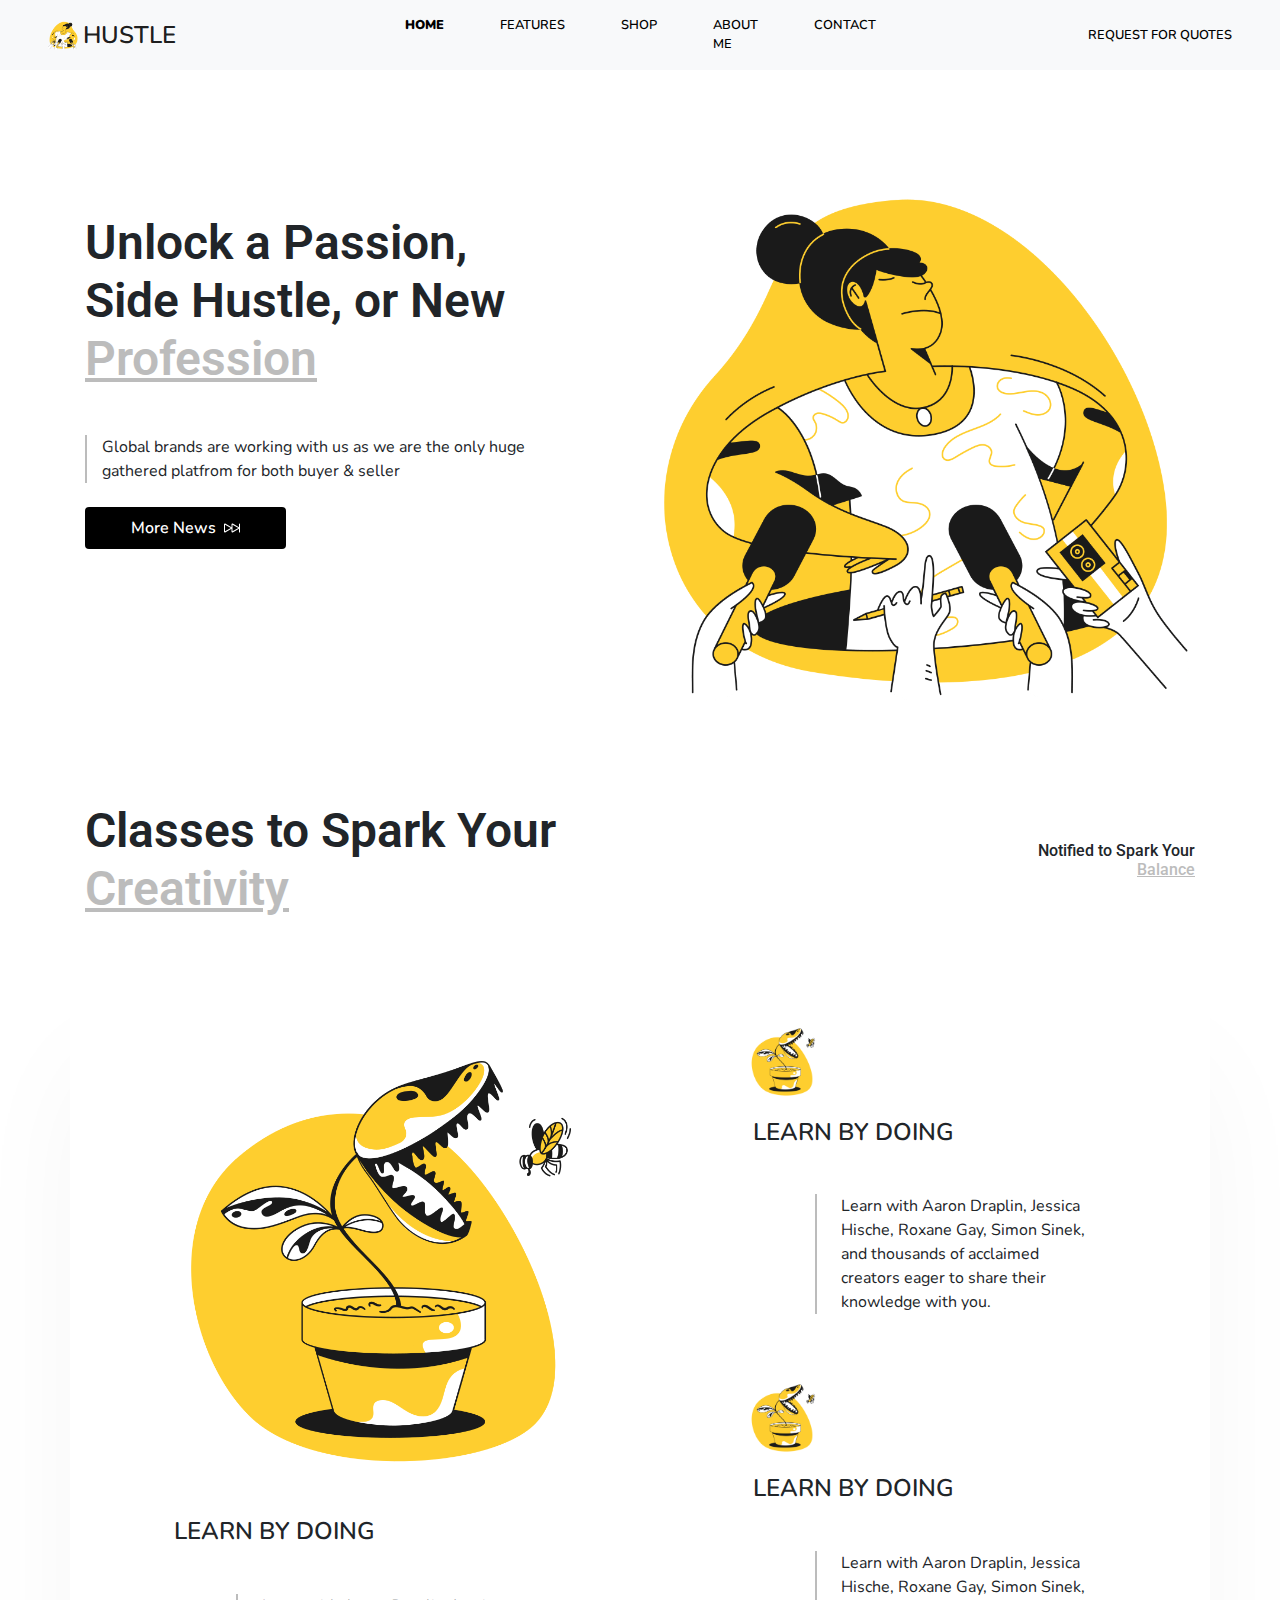
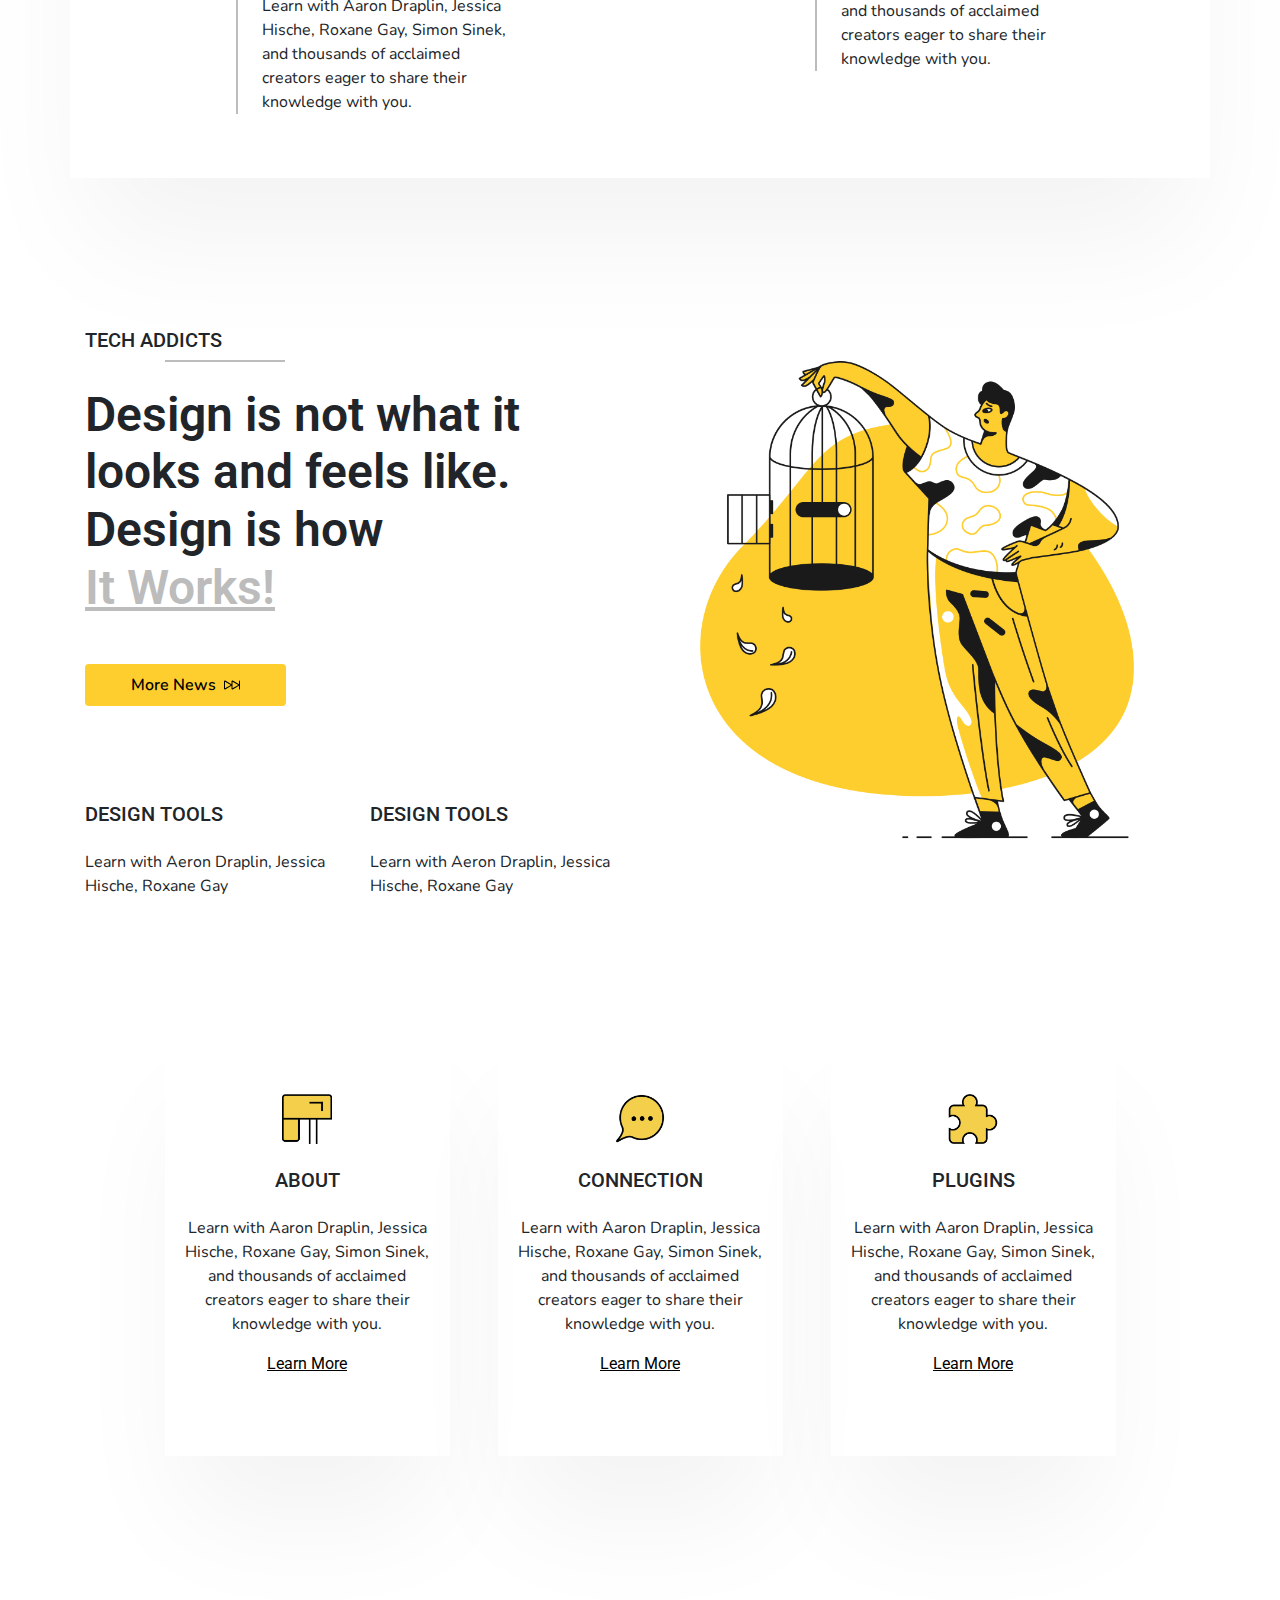
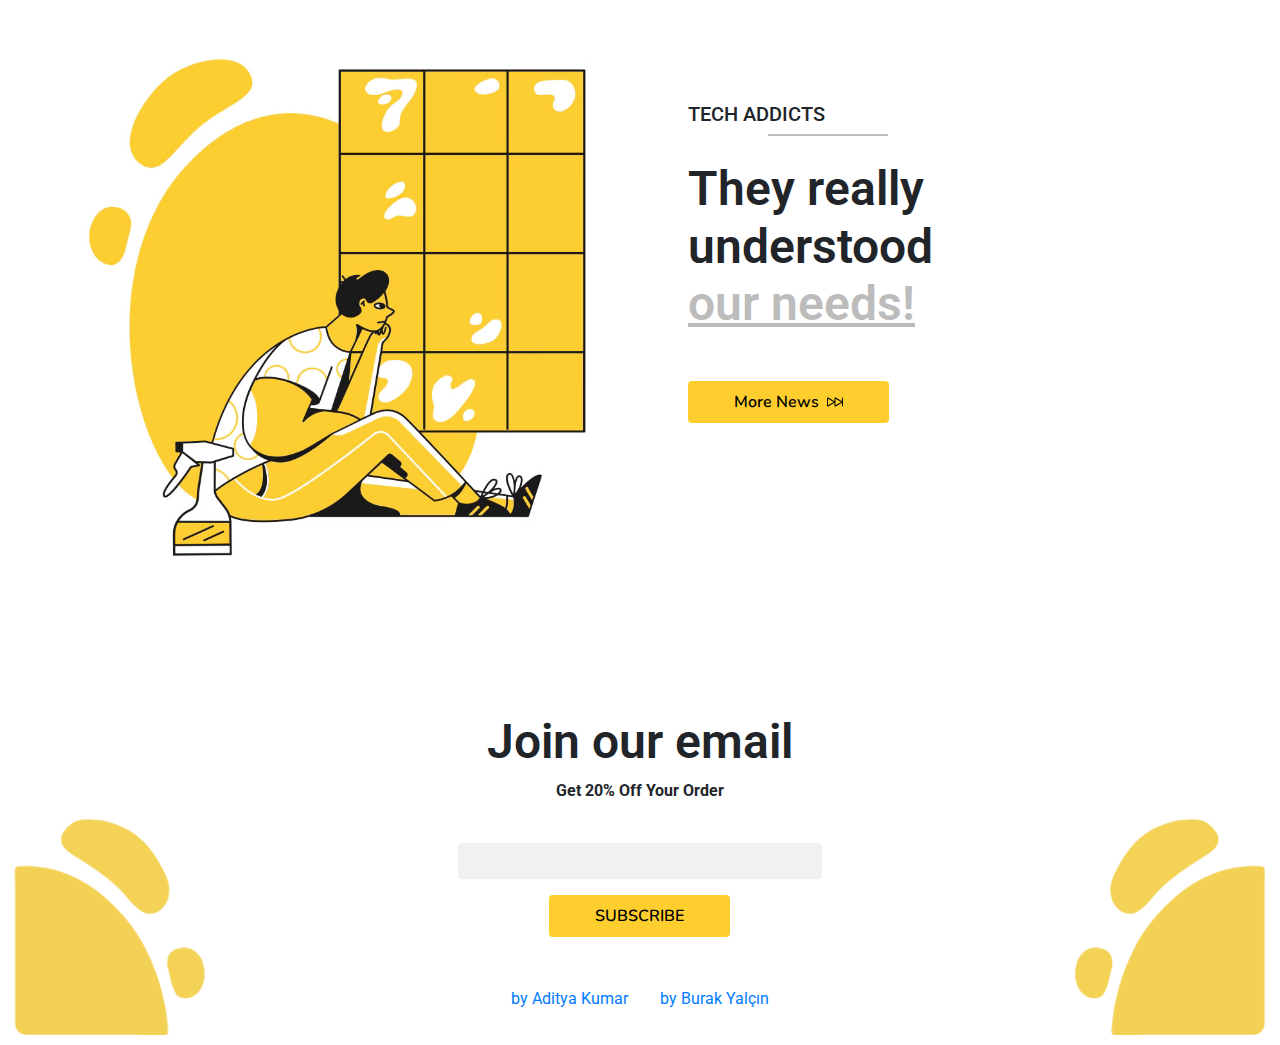
<file: index.html>
<!DOCTYPE html>
<html lang="en">
	<head>
		<!-- Required meta tags -->
		<meta charset="utf-8" />
		<meta
			name="viewport"
			content="width=device-width, initial-scale=1, shrink-to-fit=no"
		/>

		<!-- Bootstrap CSS -->
		<link
			rel="stylesheet"
			href="https://maxcdn.bootstrapcdn.com/bootstrap/4.0.0/css/bootstrap.min.css"
			integrity="sha384-Gn5384xqQ1aoWXA+058RXPxPg6fy4IWvTNh0E263XmFcJlSAwiGgFAW/dAiS6JXm"
			crossorigin="anonymous"
		/>

		<!-- Custom CSS -->
		<link rel="stylesheet" href="styles.css" />

		<!-- Google Fonts -->
		<link rel="preconnect" href="https://fonts.gstatic.com" />
		<link
			href="https://fonts.googleapis.com/css2?family=Nunito:wght@200;600;900&display=swap"
			rel="stylesheet"
		/>
		<link rel="preconnect" href="https://fonts.gstatic.com" />
		<link
			href="https://fonts.googleapis.com/css2?family=Roboto:wght@500;600&display=swap"
			rel="stylesheet"
		/>
		<!-- Font Awesome -->

		<link
			rel="stylesheet"
			href="https://cdnjs.cloudflare.com/ajax/libs/font-awesome/5.15.1/css/all.min.css"
			integrity="sha512-+4zCK9k+qNFUR5X+cKL9EIR+ZOhtIloNl9GIKS57V1MyNsYpYcUrUeQc9vNfzsWfV28IaLL3i96P9sdNyeRssA=="
			crossorigin="anonymous"
		/>

		<title>Hustle</title>
	</head>
	<body>
		<!-- Navbar starts -->
		<nav class="navbar navbar-expand-md navbar-light bg-light px-5">
			<a class="navbar-brand brand-text" href="#"
				><img src="./img/taxi-3.png" class="logo-img" />HUSTLE</a
			>
			<button
				class="navbar-toggler"
				type="button"
				data-toggle="collapse"
				data-target="#navbarSupportedContent"
				aria-controls="navbarSupportedContent"
				aria-expanded="false"
				aria-label="Toggle navigation"
			>
				<span class="navbar-toggler-icon"></span>
			</button>

			<div class="collapse navbar-collapse" id="navbarSupportedContent">
				<div class="container d-flex justify-content-center col-6">
					<ul class="navbar-nav header-text">
						<li class="nav-item active">
							<a class="nav-link" href="#"><b>HOME </b></a>
						</li>
						<li class="nav-item">
							<a class="nav-link" href="#">FEATURES</a>
						</li>
						<li class="nav-item">
							<a class="nav-link" href="./shop.html">SHOP</a>
						</li>
						<li class="nav-item">
							<a class="nav-link" href="#">ABOUT ME</a>
						</li>
						<li class="nav-item">
							<a class="nav-link" href="#">CONTACT</a>
						</li>
					</ul>
				</div>
				<div class="d-flex justify-content-center justify-content-sm-right">
					<a class="header-text" href="#">REQUEST FOR QUOTES</a>
				</div>
			</div>
		</nav>

		<!-- Navbar ends -->
		<!-- Main container starts -->
		<div class="container pt-5">
			<!-- section1 starts -->
			<div class="row">
				<div class="col-lg-6 col-12 pt-5 mt-5">
					<h1 class="text-lg-left text-md-center text-left">
						Unlock a Passion,<br />
						Side Hustle, or New <br />
						<span class="underlined-muted-text">Profession</span>
					</h1>
					<div class="detail-text-box">
						<p class="detail-text mt-5">
							Global brands are working with us as we are the only huge <br />
							gathered platfrom for both buyer & seller
						</p>
					</div>

					<button
						type="button"
						class="btn btn-black mt-4 d-flex align-items-center"
					>
						<span class="mr-2">More News</span>
						<svg
							width="1em"
							height="1em"
							viewBox="0 0 16 16"
							class="bi bi-skip-forward"
							fill="currentColor"
							xmlns="http://www.w3.org/2000/svg"
						>
							<path
								fill-rule="evenodd"
								d="M15.5 3.5a.5.5 0 0 1 .5.5v8a.5.5 0 0 1-1 0V8.752l-6.267 3.636c-.52.302-1.233-.043-1.233-.696v-2.94l-6.267 3.636C.713 12.69 0 12.345 0 11.692V4.308c0-.653.713-.998 1.233-.696L7.5 7.248v-2.94c0-.653.713-.998 1.233-.696L15 7.248V4a.5.5 0 0 1 .5-.5zM1 4.633v6.734L6.804 8 1 4.633zm7.5 0v6.734L14.304 8 8.5 4.633z"
							/>
						</svg>
					</button>
				</div>
				<div class="col-lg-6 col12 mt-0 mt-md-5 order-lg-last order-first">
					<img src="./img/taxi-3.png" class="img-fluid" />
				</div>
			</div>

			<!-- section2 starts -->
			<div class="row mt-5 pt-5">
				<div class="col-lg-6 col-12 text-lg-left text-md-center text-left">
					<h1>
						Classes to Spark Your
						<span class="underlined-muted-text">Creativity</span>
					</h1>
				</div>
				<div
					class="col-lg-6 col-12 d-flex align-items-center justify-content-lg-end justify-content-center mt-lg-0 mt-5"
				>
					<h6 class="text-right">
						Notified to Spark Your <br />
						<span class="underlined-muted-text">Balance</span>
					</h6>
				</div>
			</div>

			<!-- section3 starts -->
			<div class="row mt-5 pt-5 pl-lg-5 pl-2 card-box pb-5">
				<div class="col-lg-6 col-12 px-lg-5 px-0">
					<div class="row">
						<img src="./img/taxi-sign-in.png" class="img-plant" />
					</div>
					<div class="row">
						<div class="container">
							<h4 class="ml-2 mt-3">LEARN BY DOING</h4>
							<p class="detail-text detail-text-box description-text pl-4 mt-5">
								Learn with Aaron Draplin, Jessica<br />
								Hische, Roxane Gay, Simon Sinek,<br />
								and thousands of acclaimed <br />
								creators eager to share their<br />
								knowledge with you.
							</p>
						</div>
					</div>
				</div>
				<div class="col-lg-6 col-md-12 mt-lg-0 mt-5 px-lg-5 px-0">
					<div class="row">
						<div class="container pl-5">
							<img src="./img/taxi-sign-in.png" class="img-plant-small" />
						</div>
						<div class="container pl-5">
							<h4 class="ml-2 mt-3">LEARN BY DOING</h4>
							<p class="detail-text detail-text-box description-text pl-4 mt-5">
								Learn with Aaron Draplin, Jessica<br />
								Hische, Roxane Gay, Simon Sinek,<br />
								and thousands of acclaimed <br />
								creators eager to share their<br />
								knowledge with you.
							</p>
						</div>
					</div>
					<div class="row mt-5">
						<div class="container pl-5">
							<img src="./img/taxi-sign-in.png" class="img-plant-small" />
						</div>
						<div class="container pl-5">
							<h4 class="ml-2 mt-3">LEARN BY DOING</h4>
							<p class="detail-text detail-text-box description-text pl-4 mt-5">
								Learn with Aaron Draplin, Jessica<br />
								Hische, Roxane Gay, Simon Sinek,<br />
								and thousands of acclaimed <br />
								creators eager to share their<br />
								knowledge with you.
							</p>
						</div>
					</div>
				</div>
			</div>
			<!-- section4 starts -->
			<div class="row tech-addict">
				<div class="col-lg-6 col-12">
					<h5>TECH ADDICTS</h5>
					<div class="underline"></div>
					<h1 class="mt-4">
						Design is not what it looks and feels like. Design is how
						<br /><span class="underlined-muted-text">It Works!</span>
					</h1>

					<button
						type="button"
						class="btn btn-yellow d-flex align-items-center my-5"
					>
						<span class="mr-2">More News</span>
						<svg
							width="1em"
							height="1em"
							viewBox="0 0 16 16"
							class="bi bi-skip-forward"
							fill="currentColor"
							xmlns="http://www.w3.org/2000/svg"
						>
							<path
								fill-rule="evenodd"
								d="M15.5 3.5a.5.5 0 0 1 .5.5v8a.5.5 0 0 1-1 0V8.752l-6.267 3.636c-.52.302-1.233-.043-1.233-.696v-2.94l-6.267 3.636C.713 12.69 0 12.345 0 11.692V4.308c0-.653.713-.998 1.233-.696L7.5 7.248v-2.94c0-.653.713-.998 1.233-.696L15 7.248V4a.5.5 0 0 1 .5-.5zM1 4.633v6.734L6.804 8 1 4.633zm7.5 0v6.734L14.304 8 8.5 4.633z"
							/>
						</svg>
					</button>

					<div class="row">
						<div class="col-lg-6 col-12 mt-5 text-lg-left text-center">
							<h5>DESIGN TOOLS</h5>
							<p class="detail-text mt-4">
								Learn with Aeron Draplin, Jessica <br />
								Hische, Roxane Gay
							</p>
						</div>

						<div class="col-lg-6 col-12 mt-5 text-lg-left text-center">
							<h5>DESIGN TOOLS</h5>
							<p class="detail-text mt-4">
								Learn with Aeron Draplin, Jessica <br />
								Hische, Roxane Gay
							</p>
						</div>
					</div>
				</div>
				<div class="col-12 col-md-6 order-lg-last order-first">
					<img src="./img/taxi-page-not-found.png" class="img-fluid" />
				</div>
			</div>
			<!-- section5 starts -->

			<div class="row text-center d-flex justify-content-center">
				<div class="col-12 col-lg-3 card-box-mini mx-4">
					<img class="icon-img" src="./img/icons/icos-02.png" />
					<h5 class="my-4">ABOUT</h5>
					<p class="detail-text">
						Learn with Aaron Draplin, Jessica<br />
						Hische, Roxane Gay, Simon Sinek,<br />
						and thousands of acclaimed <br />
						creators eager to share their<br />
						knowledge with you.
					</p>
					<a class="link" href="#">Learn More</a>
				</div>
				<div class="col-12 col-lg-3 card-box-mini mx-lg-4 mx-5">
					<img class="icon-img" src="./img/icons/icos-03.png" />
					<h5 class="my-4">CONNECTION</h5>
					<p class="detail-text">
						Learn with Aaron Draplin, Jessica<br />
						Hische, Roxane Gay, Simon Sinek,<br />
						and thousands of acclaimed <br />
						creators eager to share their<br />
						knowledge with you.
					</p>
					<a class="link" href="#">Learn More</a>
				</div>
				<div class="col-12 col-lg-3 card-box-mini mx-4">
					<img class="icon-img" src="./img/icons/icos-04.png" />
					<h5 class="my-4">PLUGINS</h5>
					<p class="detail-text">
						Learn with Aaron Draplin, Jessica<br />
						Hische, Roxane Gay, Simon Sinek,<br />
						and thousands of acclaimed <br />
						creators eager to share their<br />
						knowledge with you.
					</p>
					<a class="link" href="#">Learn More</a>
				</div>
			</div>
			<!-- section6 starts -->
			<div class="row tech-addict pt-5">
				<div class="col-lg-6 col12 pr-5">
					<img src="./img/taxi-isolated.jpeg" class="img-fluid bg-success" />
				</div>
				<div class="col-6 pt-5 pl-5">
					<h5>TECH ADDICTS</h5>
					<div class="underline"></div>
					<h1 class="mt-4">
						They really<br />
						understood<br /><span class="underlined-muted-text"
							>our needs!</span
						>
					</h1>

					<button
						type="button"
						class="btn btn-yellow d-flex align-items-center my-5"
					>
						<span class="mr-2">More News</span>
						<svg
							width="1em"
							height="1em"
							viewBox="0 0 16 16"
							class="bi bi-skip-forward"
							fill="currentColor"
							xmlns="http://www.w3.org/2000/svg"
						>
							<path
								fill-rule="evenodd"
								d="M15.5 3.5a.5.5 0 0 1 .5.5v8a.5.5 0 0 1-1 0V8.752l-6.267 3.636c-.52.302-1.233-.043-1.233-.696v-2.94l-6.267 3.636C.713 12.69 0 12.345 0 11.692V4.308c0-.653.713-.998 1.233-.696L7.5 7.248v-2.94c0-.653.713-.998 1.233-.696L15 7.248V4a.5.5 0 0 1 .5-.5zM1 4.633v6.734L6.804 8 1 4.633zm7.5 0v6.734L14.304 8 8.5 4.633z"
							/>
						</svg>
					</button>
				</div>
			</div>
		</div>
		<!-- Main container ends -->

		<!-- Footer container starts -->
		<div class="container newsletter text-center">
			<div class="row d-flex justify-content-center">
				<h1>Join our email</h1>
			</div>
			<div class="row"></div>
			<p><b>Get 20% Off Your Order</b></p>
		</div>
		<div class="row footer">
			<div class="col-lg-4 col-12 left-corner-img d-flex justify-content-end">
				<img class="d-none d-lg-block" src="./img/taxi-corner.png" />
			</div>
			<div class="col-lg-4 col-12">
				<div class="row d-flex justify-content-center mt-4 mx-3">
					<input
						class="form-control newsletter-form"
						type="text"
						placeholder=""
					/>
				</div>
				<div class="row d-flex justify-content-center mt-3">
					<button type="button" class="btn btn-yellow">SUBSCRIBE</button>
				</div>
				<div class="row d-flex justify-content-center mt-3 mb-lg-0 mb-5">
					<i class="fab fa-facebook-f mx-3"></i
					><i class="fab fa-twitter mx-3"></i
					><i class="fab fa-instagram mx-3"></i
					><i class="fab fa-linkedin-in mx-3"></i>
				</div>

				<div
					class="container mx-auto row justify-content-center text-muted"
					style="
						z-index: 1;
						margin-top: 30px;
						margin-left: 0px;
						padding-bottom: 20px;
					"
				>
					<a
						href="https://dribbble.com/shots/12063590-Flight-Booking"
						class="footer-credit-text footer-credit-box py-1 px-3"
						><i class="fas fa-drafting-compass"> </i> by Aditya Kumar </a
					><a
						href="https://www.github.com/burak-yalcin"
						class="footer-credit-text footer-credit-box py-1 px-3"
						><i class="fas fa-code"> </i> by Burak Yalçın</a
					>
				</div>
			</div>
			<div class="col-4 d-flex justify-content-end">
				<img class="d-none d-lg-block" src="./img/taxi-corner.png" />
			</div>
		</div>

		<!-- Footer container ends -->

		<!-- Optional JavaScript -->
		<!-- jQuery first, then Popper.js, then Bootstrap JS -->
		<script
			src="https://code.jquery.com/jquery-3.2.1.slim.min.js"
			integrity="sha384-KJ3o2DKtIkvYIK3UENzmM7KCkRr/rE9/Qpg6aAZGJwFDMVNA/GpGFF93hXpG5KkN"
			crossorigin="anonymous"
		></script>
		<script
			src="https://cdnjs.cloudflare.com/ajax/libs/popper.js/1.12.9/umd/popper.min.js"
			integrity="sha384-ApNbgh9B+Y1QKtv3Rn7W3mgPxhU9K/ScQsAP7hUibX39j7fakFPskvXusvfa0b4Q"
			crossorigin="anonymous"
		></script>
		<script
			src="https://maxcdn.bootstrapcdn.com/bootstrap/4.0.0/js/bootstrap.min.js"
			integrity="sha384-JZR6Spejh4U02d8jOt6vLEHfe/JQGiRRSQQxSfFWpi1MquVdAyjUar5+76PVCmYl"
			crossorigin="anonymous"
		></script>
	</body>
</html>
</file>
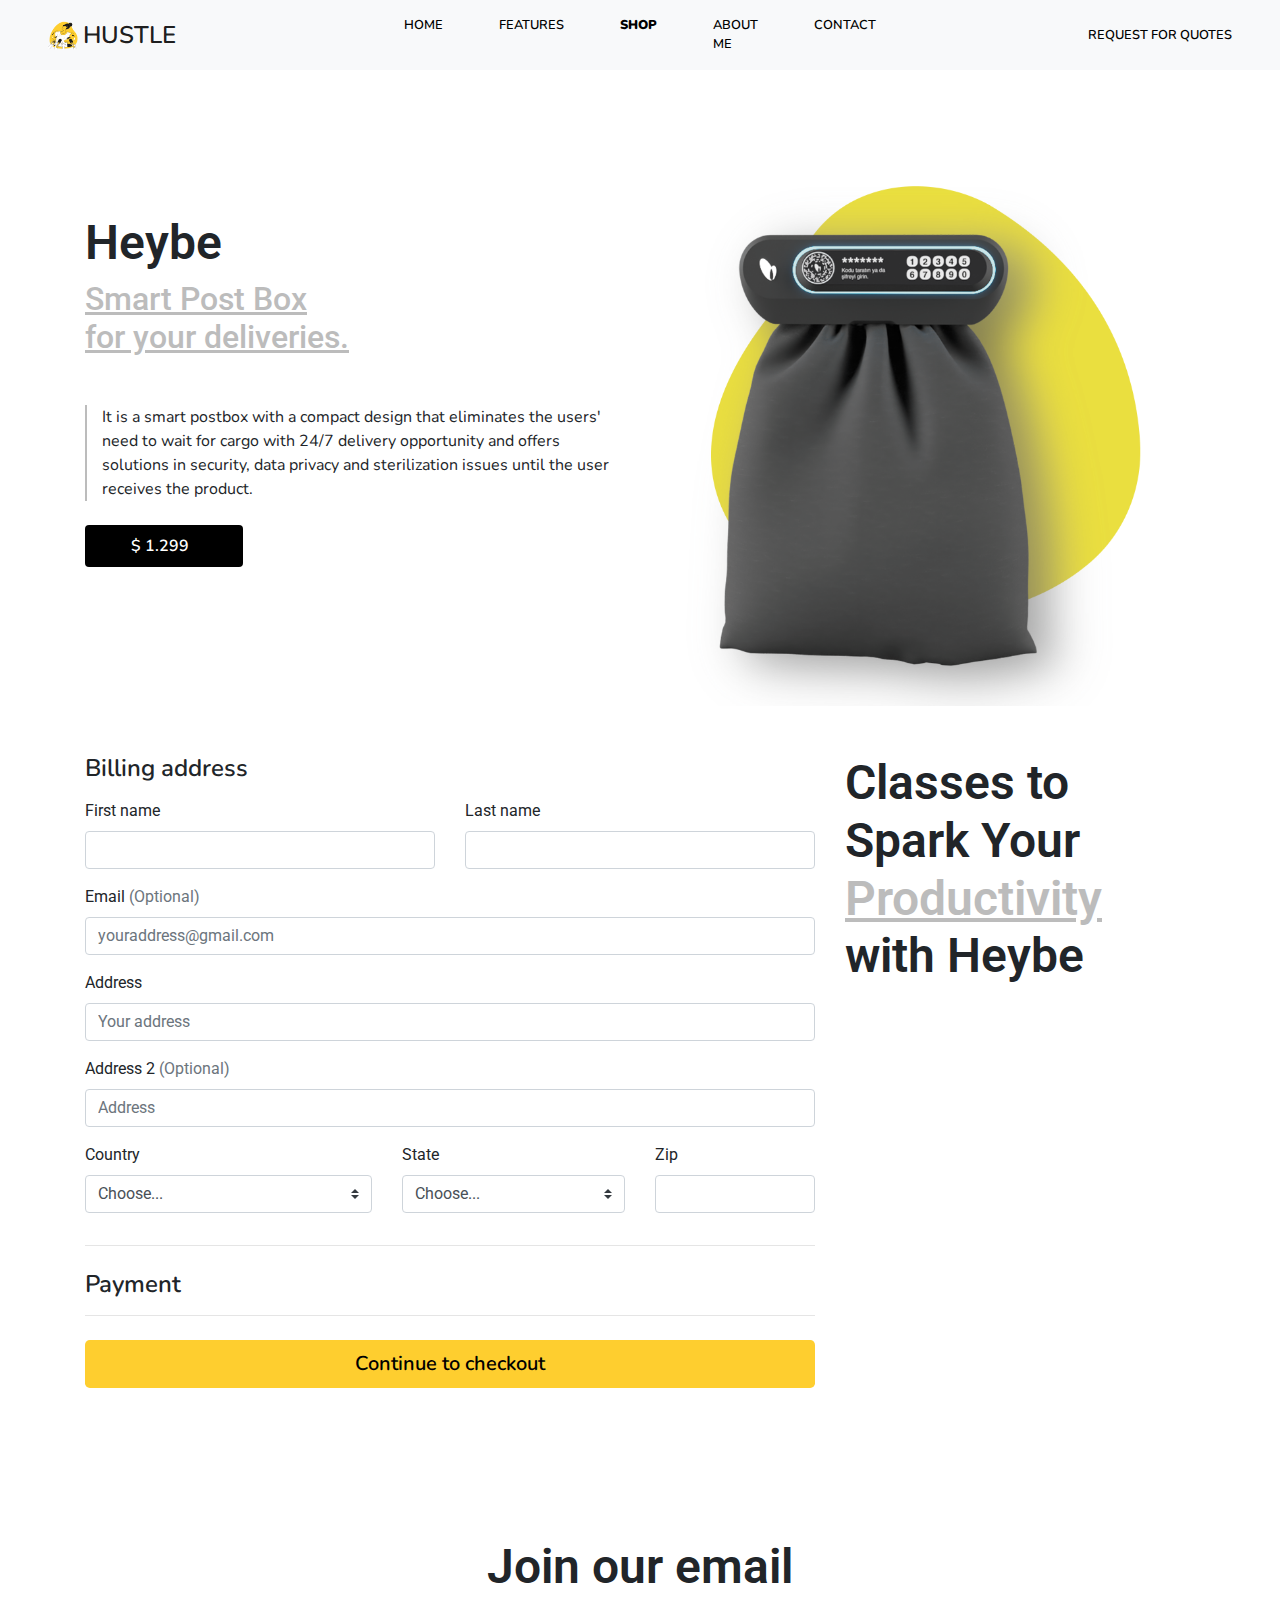
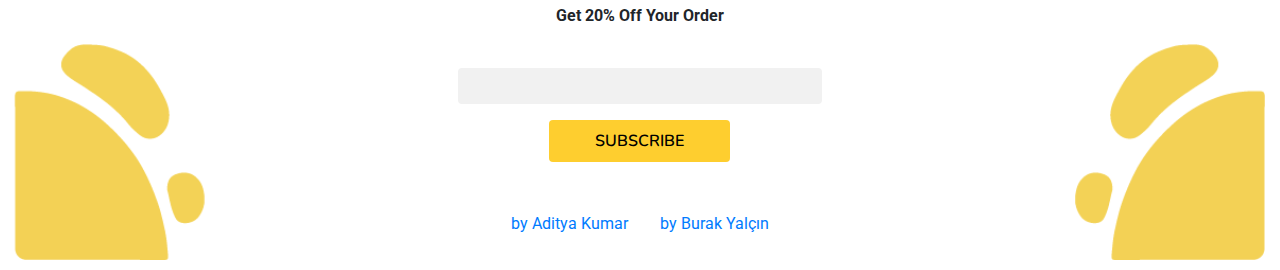
<file: shop.html>
<!DOCTYPE html>
<html lang="en">
	<head>
		<!-- Required meta tags -->
		<meta charset="utf-8" />
		<meta
			name="viewport"
			content="width=device-width, initial-scale=1, shrink-to-fit=no"
		/>

		<!-- Bootstrap CSS -->
		<link
			rel="stylesheet"
			href="https://maxcdn.bootstrapcdn.com/bootstrap/4.0.0/css/bootstrap.min.css"
			integrity="sha384-Gn5384xqQ1aoWXA+058RXPxPg6fy4IWvTNh0E263XmFcJlSAwiGgFAW/dAiS6JXm"
			crossorigin="anonymous"
		/>

		<!-- Custom CSS -->
		<link rel="stylesheet" href="styles.css" />

		<!-- Google Fonts -->
		<link rel="preconnect" href="https://fonts.gstatic.com" />
		<link
			href="https://fonts.googleapis.com/css2?family=Nunito:wght@200;600;900&display=swap"
			rel="stylesheet"
		/>
		<link rel="preconnect" href="https://fonts.gstatic.com" />
		<link
			href="https://fonts.googleapis.com/css2?family=Roboto:wght@500;600&display=swap"
			rel="stylesheet"
		/>
		<!-- Font Awesome -->

		<link
			rel="stylesheet"
			href="https://cdnjs.cloudflare.com/ajax/libs/font-awesome/5.15.1/css/all.min.css"
			integrity="sha512-+4zCK9k+qNFUR5X+cKL9EIR+ZOhtIloNl9GIKS57V1MyNsYpYcUrUeQc9vNfzsWfV28IaLL3i96P9sdNyeRssA=="
			crossorigin="anonymous"
		/>

		<title>Hustle</title>
	</head>
	<body>
		<!-- Navbar starts -->
		<nav class="navbar navbar-expand-md navbar-light bg-light px-5">
			<a class="navbar-brand brand-text" href="./index.html"
				><img src="./img/taxi-3.png" class="logo-img" />HUSTLE</a
			>
			<button
				class="navbar-toggler"
				type="button"
				data-toggle="collapse"
				data-target="#navbarSupportedContent"
				aria-controls="navbarSupportedContent"
				aria-expanded="false"
				aria-label="Toggle navigation"
			>
				<span class="navbar-toggler-icon"></span>
			</button>

			<div class="collapse navbar-collapse" id="navbarSupportedContent">
				<div class="container d-flex justify-content-center col-6">
					<ul class="navbar-nav header-text">
						<li class="nav-item active">
							<a class="nav-link" href="./index.html">HOME </a>
						</li>
						<li class="nav-item">
							<a class="nav-link" href="#">FEATURES</a>
						</li>
						<li class="nav-item">
							<a class="nav-link active" href="#"><b>SHOP</b></a>
						</li>
						<li class="nav-item">
							<a class="nav-link" href="#">ABOUT ME</a>
						</li>
						<li class="nav-item">
							<a class="nav-link" href="#">CONTACT</a>
						</li>
					</ul>
				</div>
				<div class="d-flex justify-content-center justify-content-sm-right">
					<a class="header-text" href="#">REQUEST FOR QUOTES</a>
				</div>
			</div>
		</nav>
		<!-- Navbar ends -->

		<!-- Main container starts -->

		<!-- Product section starts -->

		<div class="container pt-5">
			<div class="row">
				<div class="col-lg-6 col-12 pt-5 mt-5">
					<h1 class="text-lg-left">Heybe <br /></h1>
					<h2>
						<span class="underlined-muted-text"
							>Smart Post Box<br />for your deliveries.</span
						>
					</h2>
					<div class="detail-text-box">
						<p class="detail-text mt-5">
							It is a smart postbox with a compact design that eliminates the
							users' need to wait for cargo with 24/7 delivery opportunity and
							offers solutions in security, data privacy and sterilization
							issues until the user receives the product.
						</p>
					</div>

					<button
						type="button"
						class="btn btn-black mt-4 d-flex align-items-center"
					>
						<span class="mr-2">$ 1.299</span>
					</button>
				</div>
				<div class="col-lg-6 col12 mt-0 mt-md-5 order-lg-last order-first">
					<img src="./img/heybe-hustle.png" class="img-fluid" />
				</div>
			</div>

			<!-- Payment Section starts -->

			<div class="row">
				<div class="col-md-4 order-md-2 mb-4 mt-5">
					<h1>
						Classes to Spark Your
						<span class="underlined-muted-text">Productivity</span> with Heybe
					</h1>
				</div>

				<!-- Payment Address Form starts -->

				<div class="col-md-8 col-12">
					<h4 class="mb-3 mt-5">Billing address</h4>
					<form novalidate>
						<div class="row">
							<div class="col-md-6 mb-3">
								<label for="firstName">First name</label>
								<input type="text" class="form-control" required />
							</div>
							<div class="col-md-6 mb-3">
								<label for="lastName">Last name</label>
								<input type="text" class="form-control" required />
							</div>
						</div>

						<div class="mb-3">
							<label for="email"
								>Email <span class="text-muted">(Optional)</span></label
							>
							<input
								type="email"
								class="form-control"
								placeholder="youraddress@gmail.com"
							/>
						</div>

						<div class="mb-3">
							<label for="address">Address</label>
							<input
								type="text"
								class="form-control"
								placeholder="Your address"
								required
							/>
						</div>

						<div class="mb-3">
							<label for="address2"
								>Address 2 <span class="text-muted">(Optional)</span></label
							>
							<input type="text" class="form-control" placeholder="Address" />
						</div>

						<div class="row">
							<div class="col-md-5 mb-3">
								<label for="country">Country</label>
								<select class="custom-select d-block w-100" required>
									<option value="">Choose...</option>
									<option>Turkey</option>
									<option>United States</option>
								</select>
							</div>
							<div class="col-md-4 mb-3">
								<label for="state">State</label>
								<select class="custom-select d-block w-100" required>
									<option value="">Choose...</option>
									<option>Mersin</option>
									<option>Erzurum</option>
									<option>California</option>
								</select>
							</div>
							<div class="col-md-3 mb-3">
								<label for="zip">Zip</label>
								<input type="text" class="form-control" required />
							</div>
						</div>
						<hr class="mb-4" />

						<h4 class="mb-3">Payment</h4>

						<hr class="mb-4" />
						<a href="./index.html">
							<button class="btn btn-yellow btn-lg btn-block" type="submit">
								Continue to checkout
							</button></a
						>
					</form>
				</div>
			</div>
		</div>
		<!-- Payment Address Form ends -->

		<!-- Main container ends -->

		<!-- Footer container starts -->

		<div class="container newsletter text-center">
			<div class="row d-flex justify-content-center">
				<h1>Join our email</h1>
			</div>
			<div class="row"></div>
			<p><b>Get 20% Off Your Order</b></p>
		</div>
		<div class="row footer">
			<div class="col-lg-4 col-12 left-corner-img d-flex justify-content-end">
				<img class="d-none d-lg-block" src="./img/taxi-corner.png" />
			</div>
			<div class="col-lg-4 col-12">
				<div class="row d-flex justify-content-center mt-4 mx-3">
					<input
						class="form-control newsletter-form"
						type="text"
						placeholder=""
					/>
				</div>
				<div class="row d-flex justify-content-center mt-3">
					<button type="button" class="btn btn-yellow">SUBSCRIBE</button>
				</div>
				<div class="row d-flex justify-content-center mt-3 mb-lg-0 mb-5">
					<i class="fab fa-facebook-f mx-3"></i
					><i class="fab fa-twitter mx-3"></i
					><i class="fab fa-instagram mx-3"></i
					><i class="fab fa-linkedin-in mx-3"></i>
				</div>

				<div
					class="container mx-auto row justify-content-center text-muted"
					style="
						z-index: 1;
						margin-top: 30px;
						margin-left: 0px;
						padding-bottom: 20px;
					"
				>
					<a
						href="https://dribbble.com/shots/12063590-Flight-Booking"
						class="footer-credit-text footer-credit-box py-1 px-3"
						><i class="fas fa-drafting-compass"> </i> by Aditya Kumar </a
					><a
						href="https://www.github.com/burak-yalcin"
						class="footer-credit-text footer-credit-box py-1 px-3"
						><i class="fas fa-code"> </i> by Burak Yalçın</a
					>
				</div>
			</div>
			<div class="col-4 d-flex justify-content-end">
				<img class="d-none d-lg-block" src="./img/taxi-corner.png" />
			</div>
		</div>

		<!-- Optional JavaScript -->
		<!-- jQuery first, then Popper.js, then Bootstrap JS -->
		<script
			src="https://code.jquery.com/jquery-3.2.1.slim.min.js"
			integrity="sha384-KJ3o2DKtIkvYIK3UENzmM7KCkRr/rE9/Qpg6aAZGJwFDMVNA/GpGFF93hXpG5KkN"
			crossorigin="anonymous"
		></script>
		<script
			src="https://cdnjs.cloudflare.com/ajax/libs/popper.js/1.12.9/umd/popper.min.js"
			integrity="sha384-ApNbgh9B+Y1QKtv3Rn7W3mgPxhU9K/ScQsAP7hUibX39j7fakFPskvXusvfa0b4Q"
			crossorigin="anonymous"
		></script>
		<script
			src="https://maxcdn.bootstrapcdn.com/bootstrap/4.0.0/js/bootstrap.min.js"
			integrity="sha384-JZR6Spejh4U02d8jOt6vLEHfe/JQGiRRSQQxSfFWpi1MquVdAyjUar5+76PVCmYl"
			crossorigin="anonymous"
		></script>
	</body>
</html>
</file>
<file: styles.css>
body {
	font-family: "Roboto", sans-serif;
}

h1 {
	font-size: 3rem;
	font-weight: 600;
}

h4 {
	font-family: "Nunito", sans-serif;
	font-weight: 600;
}

.logo-img {
	width: 30px;
	height: 30px;
	margin-top: -5px;
	margin-right: 5px;
	transform: scaleX(-1);
}

.brand-text {
	font-family: "Nunito", sans-serif;
	font-weight: 600;
	font-size: 1.5rem;
}
.header-text {
	font-family: "Nunito", sans-serif;
	font-size: 0.8rem;
	font-weight: 600;
	color: black !important;
}

.nav-link {
	color: black !important;
}

.nav-item {
	padding: 0px 20px 0px 20px;
}

.nav-link:hover {
	color: rgba(0, 0, 0, 0.479) !important;
}

.underlined-muted-text {
	color: #bcbcbc;
	text-decoration: underline;
}

.detail-text {
	font-family: "Nunito";
	font-size: 1rem;
}

.detail-text-box {
	border-color: #bcbcbc;
	border-left-style: solid;
	border-left-width: 2.5px;
	padding-left: 15px;
}

.description-text {
	margin-left: 70px;
}

.btn-black {
	font-family: "Nunito";
	font-weight: 600;
	color: white;
	background-color: black;
	padding: 8px 45px 8px 45px;
}

.btn-black:hover {
	background-color: #fece2f;
	color: black;
}

.btn-yellow {
	font-family: "Nunito";
	font-weight: 600;
	color: black;
	background-color: #fece2f;
	padding: 8px 45px 8px 45px;
}

.btn-yellow:hover {
	background-color: black;
	color: white;
}

.img-plant {
	height: 100%;
	width: 100%;
}

.img-plant-small {
	height: 80px;
	width: 80px;
}

.card-box {
	box-shadow: 0px 80px 120px -19px rgba(0, 0, 0, 0.05);
}

.card-box-mini {
	box-shadow: 0px 80px 120px -19px rgba(0, 0, 0, 0.05);
	margin-top: 100px;
	padding: 80px 0px 80px 0px;
	transition: 0.5s;
}

.card-box-mini:hover {
	box-shadow: 0px 30px 50px -19px rgba(0, 0, 0, 0.3);
	margin-top: 100px;
	padding: 80px 0px 80px 0px;
}

.tech-addict {
	margin-top: 150px;
}

.underline {
	width: 120px;
	height: 2px;
	margin-left: 80px;
	background-color: #bcbcbc;
}

.icon-img {
	width: 50px;
	height: 50px;
}

.link {
	color: black;
	text-decoration: underline;
}

.newsletter {
	margin-top: 150px;
}

.newsletter-form {
	border: none !important;
	background-color: #f1f1f1;
}

.footer {
	width: 100%;
	margin-right: 0px;
	margin-left: 0px;
	margin-bottom: 10px;
}

.left-corner-img {
	transform: scaleX(-1);
}

@media (max-width: 992px) {
}
</file>
